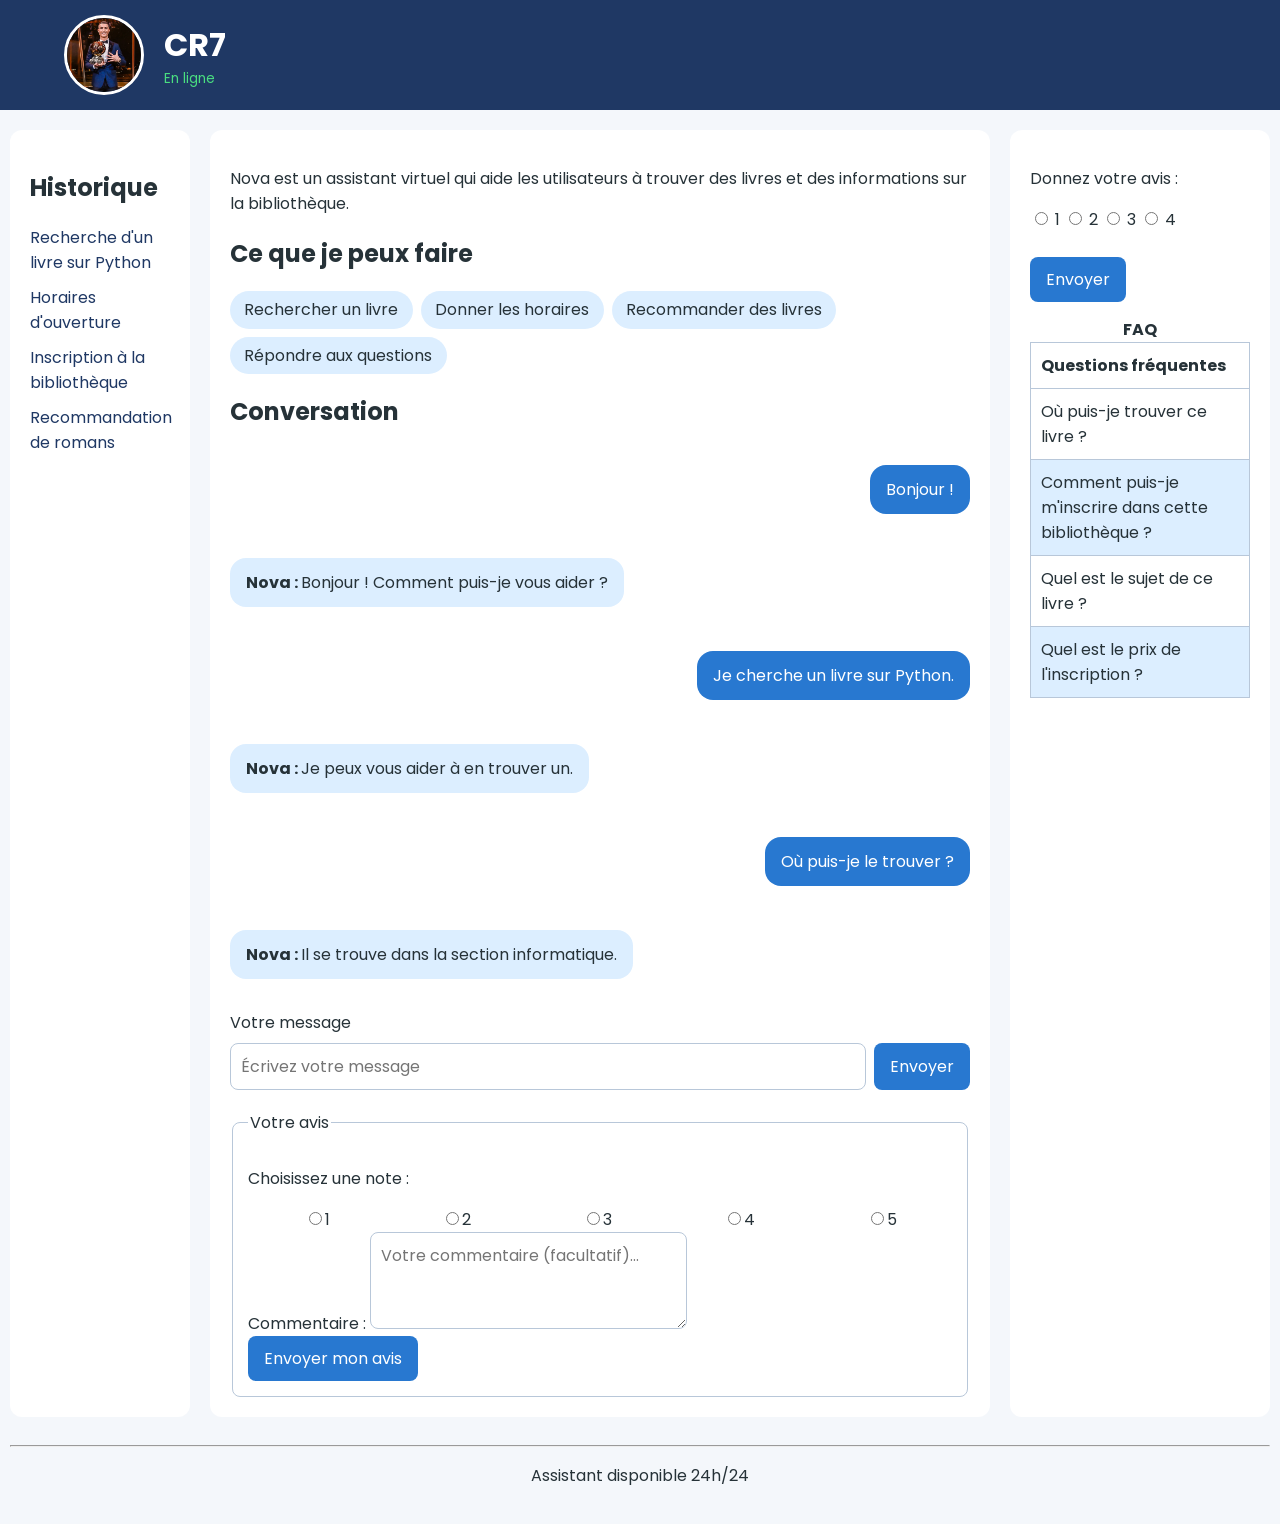
<file: chatbot/index.html>
<!DOCTYPE html>
<html lang="fr">
<head>
    <meta charset="UTF-8">
    <meta name="viewport" content="width=device-width, initial-scale=1.0">
    <title>CR7 - Assistant de la bibliothèque</title>
    <link rel="preconnect" href="https://fonts.googleapis.com">
    <link rel="preconnect" href="https://fonts.gstatic.com" crossorigin>
    <link href="https://fonts.googleapis.com/css2?family=Poppins:wght@400;500;600;700&display=swap" rel="stylesheet">
    <link rel="stylesheet" href="css/style.css">
</head>
<body>
    <header>
        <img src="images/Avatar.png" alt="Avatar de l'assistant" width="80" height="80">
        <div>
            <h1>CR7</h1>
            <p class="statut">En ligne</p>
        </div>
    </header>

    <nav class="historique">
        <h2>Historique</h2>
        <ul>
            <li><a href="#">Recherche d'un livre sur Python</a></li>
            <li><a href="#">Horaires d'ouverture</a></li>
            <li><a href="#">Inscription à la bibliothèque</a></li>
            <li><a href="#">Recommandation de romans</a></li>
        </ul>
    </nav>

    <main>
        <section>
            <p>Nova est un assistant virtuel qui aide les utilisateurs à trouver des livres et des informations sur la bibliothèque.</p>
            <h2>Ce que je peux faire</h2>
            <ul class="capacites">
                <li>Rechercher un livre</li>
                <li>Donner les horaires</li>
                <li>Recommander des livres</li>
                <li>Répondre aux questions</li>
            </ul>
        </section>

        <section>
            <h2>Conversation</h2>
            <div class="messages">
                <p class="message user">Bonjour !</p>
                <p class="message bot">Bonjour ! Comment puis-je vous aider ?</p>
                <p class="message user">Je cherche un livre sur Python.</p>
                <p class="message bot">Je peux vous aider à en trouver un.</p>
                <p class="message user">Où puis-je le trouver ?</p>
                <p class="message bot">Il se trouve dans la section informatique.</p>
            </div>

            <form class="form-message">
                <label for="message">Votre message</label>
                <input type="text" name="message" id="message" required placeholder="Écrivez votre message">
                <button type="submit">Envoyer</button>
            </form>
        </section>



        <section>
            <form method="post">
                <fieldset>
                    <legend>Votre avis</legend>
                    <p>Choisissez une note :</p>
                    <div class="notes">
                        <div><input type="radio" id="avis1" name="note" value="1" required><label for="avis1">1</label></div>
                        <div><input type="radio" id="avis2" name="note" value="2"><label for="avis2">2</label></div>
                        <div><input type="radio" id="avis3" name="note" value="3"><label for="avis3">3</label></div>
                        <div><input type="radio" id="avis4" name="note" value="4"><label for="avis4">4</label></div>
                        <div><input type="radio" id="avis5" name="note" value="5"><label for="avis5">5</label></div>
                    </div>
                    <div>
                        <label for="commentaire">Commentaire :</label>
                        <textarea id="commentaire" name="commentaire" rows="3" maxlength="200" placeholder="Votre commentaire (facultatif)..."></textarea>
                    </div>
                    <button type="submit">Envoyer mon avis</button>
                </fieldset>
            </form>
        </section>


    </main>

    <aside>
        <form>
            <p>Donnez votre avis :</p>
            <input type="radio" id="avis-simple-1" name="avis" value="1">
            <label for="avis-simple-1">1</label>
            <input type="radio" id="avis-simple-2" name="avis" value="2">
            <label for="avis-simple-2">2</label>
            <input type="radio" id="avis-simple-3" name="avis" value="3">
            <label for="avis-simple-3">3</label>
            <input type="radio" id="avis-simple-4" name="avis" value="4">
            <label for="avis-simple-4">4</label>
            <br><br>
            <button type="submit">Envoyer</button>
        </form>

        <table>
            <caption><strong>FAQ</strong></caption>
            <thead>
                <tr><th>Questions fréquentes</th></tr>
            </thead>
            <tbody>
                <tr><td>Où puis-je trouver ce livre ?</td></tr>
                <tr><td>Comment puis-je m'inscrire dans cette bibliothèque ?</td></tr>
                <tr><td>Quel est le sujet de ce livre ?</td></tr>
                <tr><td>Quel est le prix de l'inscription ?</td></tr>
            </tbody>
        </table>
    </aside>

    <footer>
        <hr>
        <p>Assistant disponible 24h/24</p>
    </footer>
</body>
</html>
</file>
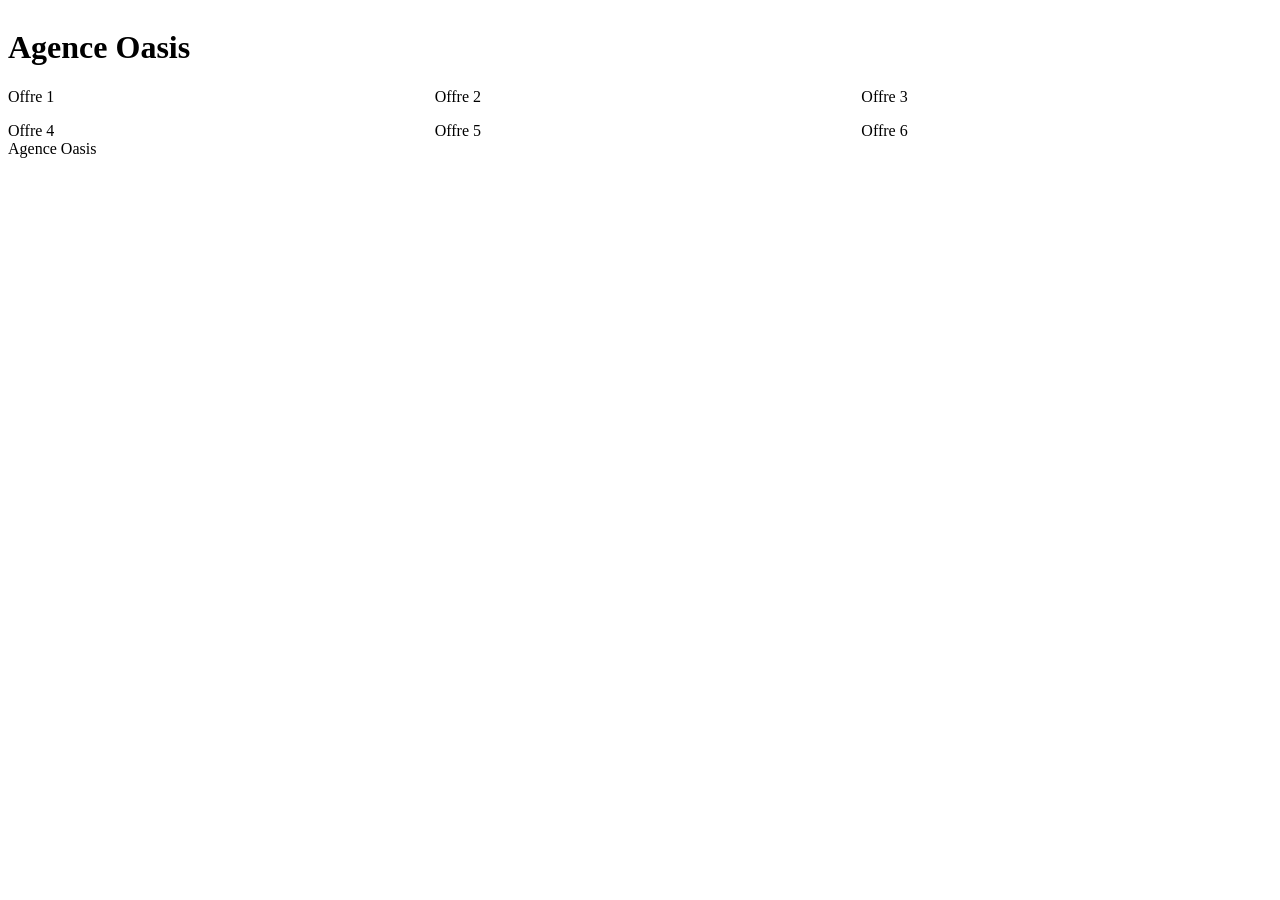
<file: oasis/index.html>
<!DOCTYPE html>
<html lang="en">
<head>
    <meta charset="UTF-8">
    <link rel="stylesheet" href="./css/style.css">
    <meta name="viewport" content="width=device-width, initial-scale=1.0">
    <title>Document</title>
</head>
<body>
    <div class="page">
    <header>
        <h1>Agence Oasis</h1>
    </header>

    <main>
        <section class="offres">
            <article>Offre 1</article>
            <article>Offre 2</article>
            <article>Offre 3</article>
            <article>Offre 4</article>
            <article>Offre 5</article>
            <article>Offre 6</article>
        </section>
    </main>

    <footer>
        Agence Oasis
    </footer>
</div>
</body>
</html>
</file>
<file: chatbot/css/style.css>
/* Réglage général */
* {
    box-sizing: border-box;
}

body {
    display: grid;
    row-gap: 20px;
    margin: 0;
    font-family: "Poppins", sans-serif;
    background-color: #F4F7FB;
    color: #263238;
}

/* En-tête collé en haut pendant le défilement */
header {
    position: sticky;
    top: 0;
    z-index: 10;
    display: flex;
    align-items: center;
    gap: 20px;
    padding: 15px 5%;
    background-color: #1F3864;
    color: white;
}

header img {
    flex-shrink: 0;
    border: 3px solid white;
    border-radius: 50%;
    object-fit: cover;
    object-position: top;
}

/* Contenu principal */
main {
    padding: 20px;
    background-color: white;
    border-radius: 12px;
}

header h1 {
    margin: 0;
}

.statut {
    margin: 0;
    font-size: 0.85rem;
    color: #4ADE80;
}

/* Bulles de conversation */
.messages {
    display: flex;
    flex-direction: column;
    gap: 0.75rem;
}

.message {
    max-width: 70%;
    padding: 12px 16px;
    border-radius: 16px;
    overflow-wrap: break-word;
}

.bot {
    align-self: flex-start;
    background-color: #DCEEFF;
}

.bot::before {
    content: "Nova : ";
    font-weight: 700;
}

.user {
    align-self: flex-end;
    background-color: #2878D0;
    color: white;
}

/* Champ de saisie et boutons */
input[type="text"],
textarea {
    max-width: 100%;
    padding: 10px;
    border: 1px solid #B8C7D9;
    border-radius: 8px;
    font: inherit;
}

#message:focus {
    background-color: #DCEEFF;
    outline: 2px solid #2878D0;
}

button {
    padding: 10px 16px;
    border: none;
    border-radius: 8px;
    background-color: #2878D0;
    color: white;
    font: inherit;
    cursor: pointer;
}

button:hover {
    background-color: #1F3864;
}

/* Tableau des questions fréquentes */
table {
    width: 100%;
    margin-top: 15px;
    border-collapse: collapse;
}

th,
td {
    padding: 10px;
    border: 1px solid #B8C7D9;
    text-align: left;
}

tbody tr:nth-child(even) {
    background-color: #DCEEFF;
}

fieldset {
    min-width: 0;
    margin-top: 20px;
    padding: 15px;
    border: 1px solid #B8C7D9;
    border-radius: 8px;
}

footer {
    text-align: center;
}

/* Formulaire de message */
.form-message {
    display: flex;
    flex-wrap: wrap;
    gap: 0.5rem;
    margin-top: 15px;
}

.form-message label {
    flex-basis: 100%;
}

.form-message input {
    flex: 1;
}

.form-message button {
    flex-shrink: 0;
}

/* Capacités en étiquettes */
.capacites {
    display: flex;
    flex-wrap: wrap;
    gap: 0.5rem;
    list-style: none;
    padding: 0;
}

.capacites li {
    padding: 0.4rem 0.9rem;
    background-color: #DCEEFF;
    border-radius: 999px;
}

/* Boutons radio de la note */
.notes {
    display: flex;
    justify-content: space-around;
    align-items: center;
}

/* Images : jamais plus larges que leur zone */
img {
    max-width: 100%;
    height: auto;
}

/* Zones de la grille */
header     { grid-area: header; }
.historique { grid-area: historique; }
main       { grid-area: conversation; }
aside      { grid-area: aside; }
footer     { grid-area: footer; }

.historique,
main,
aside,
footer {
    margin: 0 10px;
}

footer {
    margin-bottom: 20px;
}

.historique,
aside {
    padding: 20px;
    background-color: white;
    border-radius: 12px;
}

.historique ul {
    padding: 0;
    list-style: none;
}

.historique li {
    margin-bottom: 10px;
}

.historique a {
    color: #1F3864;
    text-decoration: none;
}

/* Mobile : une seule colonne, historique masqué */
body {
    grid-template-columns: minmax(0, 1fr);
    grid-template-areas:
        "header"
        "conversation"
        "aside"
        "footer";
}

.historique {
    display: none;
}

/* À partir de 768px : conversation (2fr) et aside (1fr) côte à côte */
@media (min-width: 768px) {
    body {
        grid-template-columns: 2fr 1fr;
        grid-template-areas:
            "header header"
            "conversation aside"
            "footer footer";
    }
}

/* À partir de 1024px : historique à gauche (200px), aside à droite (280px) */
@media (min-width: 1024px) {
    body {
        grid-template-columns: 200px 1fr 280px;
        grid-template-areas:
            "header header header"
            "historique conversation aside"
            "footer footer footer";
    }

    .historique {
        display: block;
    }
}
</file>
<file: oasis/css/style.css>
.page {
    display: grid;
    grid-template-areas:
        "entete"
        "contenu"
        "pied";
}

.page header { grid-area: entete; }

/* Le nom de la zone doit être le même que dans grid-template-areas. */
.page main { grid-area: contenu; }

.page footer { grid-area: pied; }

.offres {
    display: grid;
    grid-template-columns: 1fr;
    gap: 1rem;
}

/* La mise en page tablette doit être définie avant celle des grands écrans. */
@media (min-width: 768px) {
    .page {
        grid-template-columns: 1fr 250px;
        grid-template-areas:
            "entete entete"
            "contenu contenu"
            "pied pied";
    }

    .offres {
        grid-template-columns: repeat(2, 1fr);
    }
}

/* À partir de 1024px, les trois colonnes remplacent les deux colonnes précédentes. */
@media (min-width: 1024px) {
    .offres {
        grid-template-columns: repeat(3, 1fr);
    }
}
</file>
